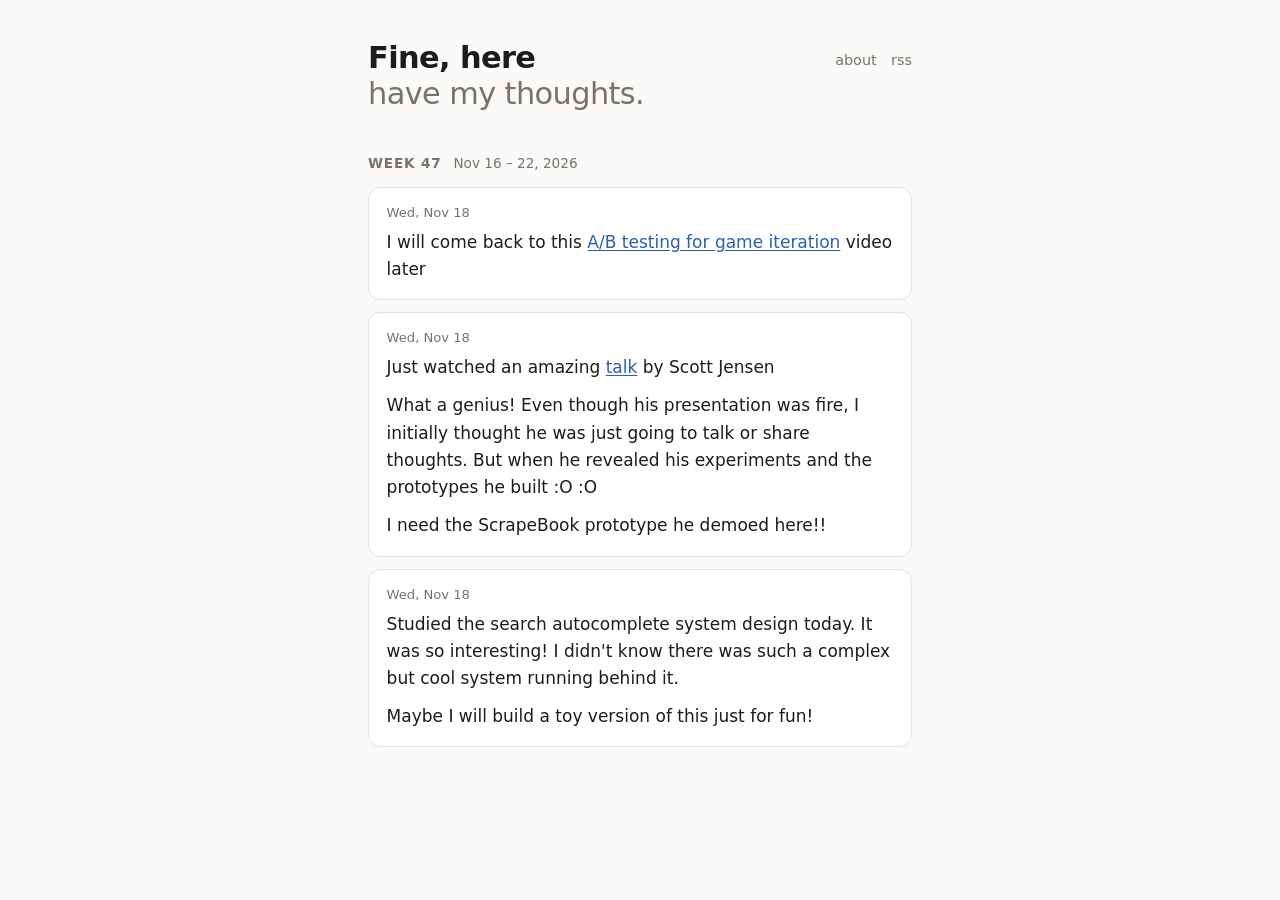
<file: index.html>
<!doctype html>
<html lang="en">
<head>
<meta charset="utf-8">
<meta name="viewport" content="width=device-width, initial-scale=1">
<title>Fine, here, have my thoughts</title>
<meta name="color-scheme" content="light dark">
<link rel="stylesheet" href="style.css">
<link rel="alternate" type="application/rss+xml" title="Fine, here" href="feed.xml">
</head>
<body>
<main>
<header class="site">
<a href="index.html" class="masthead"><span class="title">Fine, here</span><span class="subtitle">have my thoughts.</span></a>
<nav><a href="about.html">about</a> <a href="feed.xml">rss</a></nav>
</header>
<section class="week"><h2><a href="weeks/2026-w47.html">Week 47 <span class="range">Nov 16 – 22, 2026</span></a></h2>
<article class="note" id="2026-11-18-3"><header><a class="stamp" href="weeks/2026-w47.html#2026-11-18-3"><time datetime="2026-11-18">Wed, Nov 18</time></a></header><div class="body"><p>I will come back to this <a href="https://www.youtube.com/watch?v=-OfmPhYXrxY">A/B testing for game iteration</a> video later</p></div></article>
<article class="note" id="2026-11-18-2"><header><a class="stamp" href="weeks/2026-w47.html#2026-11-18-2"><time datetime="2026-11-18">Wed, Nov 18</time></a></header><div class="body"><p>Just watched an amazing <a href="https://www.youtube.com/watch?v=V7AfAcQwLW0">talk</a> by Scott Jensen</p>
<p>What a genius! Even though his presentation was fire, I initially thought he was just going to talk or share thoughts. But when he revealed his experiments and the prototypes he built :O :O</p>
<p>I need the ScrapeBook prototype he demoed here!!</p></div></article>
<article class="note" id="2026-11-18-1"><header><a class="stamp" href="weeks/2026-w47.html#2026-11-18-1"><time datetime="2026-11-18">Wed, Nov 18</time></a></header><div class="body"><p>Studied the search autocomplete system design today. It was so interesting! I didn't know there was such a complex but cool system running behind it.</p>
<p>Maybe I will build a toy version of this just for fun!</p></div></article>
</section>
</main>
</body>
</html>
</file>
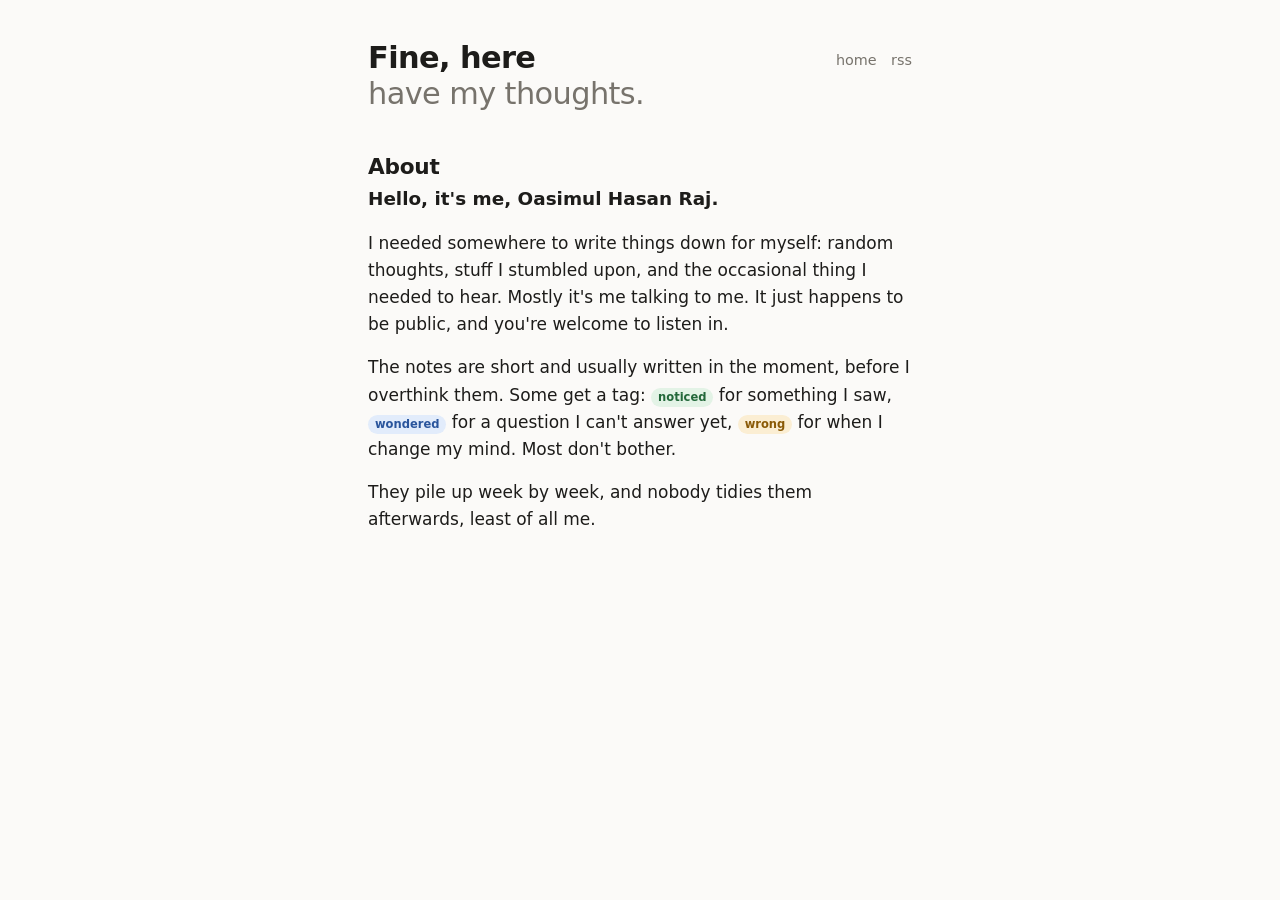
<file: about.html>
<!doctype html>
<html lang="en">
<head>
<meta charset="utf-8">
<meta name="viewport" content="width=device-width, initial-scale=1">
<title>About · Fine, here</title>
<meta name="color-scheme" content="light dark">
<link rel="stylesheet" href="style.css">
<link rel="alternate" type="application/rss+xml" title="Fine, here" href="feed.xml">
</head>
<body>
<main>
<header class="site">
<a href="index.html" class="masthead"><span class="title">Fine, here</span><span class="subtitle">have my thoughts.</span></a>
<nav><a href="index.html">home</a> <a href="feed.xml">rss</a></nav>
</header>
<h1 class="week-title">About</h1>
<div class="about">
<p class="hello">Hello, it's me, Oasimul Hasan Raj.</p>
<p>I needed somewhere to write things down for myself: random thoughts, stuff I stumbled upon, and the occasional thing I needed to hear. Mostly it's me talking to me. It just happens to be public, and you're welcome to listen in.</p>
<p>The notes are short and usually written in the moment, before I overthink them. Some get a tag: <span class="pill pill-noticed">noticed</span> for something I saw, <span class="pill pill-wondered">wondered</span> for a question I can't answer yet, <span class="pill pill-wrong">wrong</span> for when I change my mind. Most don't bother.</p>
<p>They pile up week by week, and nobody tidies them afterwards, least of all me.</p>
</div>
</main>
</body>
</html>
</file>
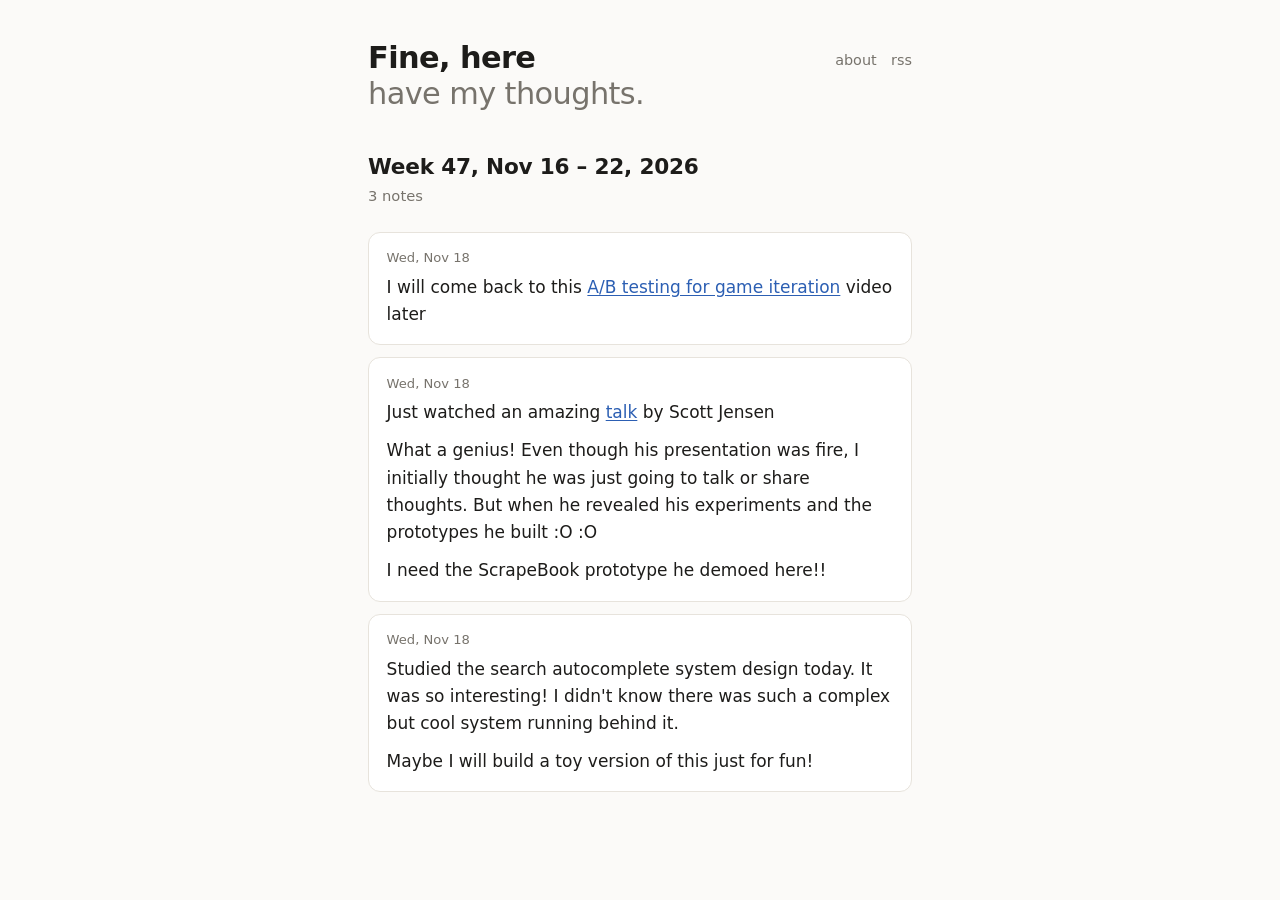
<file: weeks/2026-w47.html>
<!doctype html>
<html lang="en">
<head>
<meta charset="utf-8">
<meta name="viewport" content="width=device-width, initial-scale=1">
<title>Week 47, 2026 · Fine, here</title>
<meta name="color-scheme" content="light dark">
<link rel="stylesheet" href="../style.css">
<link rel="alternate" type="application/rss+xml" title="Fine, here" href="../feed.xml">
</head>
<body>
<main>
<header class="site">
<a href="../index.html" class="masthead"><span class="title">Fine, here</span><span class="subtitle">have my thoughts.</span></a>
<nav><a href="../about.html">about</a> <a href="../feed.xml">rss</a></nav>
</header>
<h1 class="week-title">Week 47, Nov 16 – 22, 2026</h1>
<p class="count">3 notes</p>
<article class="note" id="2026-11-18-3"><header><a class="stamp" href="#2026-11-18-3"><time datetime="2026-11-18">Wed, Nov 18</time></a></header><div class="body"><p>I will come back to this <a href="https://www.youtube.com/watch?v=-OfmPhYXrxY">A/B testing for game iteration</a> video later</p></div></article>
<article class="note" id="2026-11-18-2"><header><a class="stamp" href="#2026-11-18-2"><time datetime="2026-11-18">Wed, Nov 18</time></a></header><div class="body"><p>Just watched an amazing <a href="https://www.youtube.com/watch?v=V7AfAcQwLW0">talk</a> by Scott Jensen</p>
<p>What a genius! Even though his presentation was fire, I initially thought he was just going to talk or share thoughts. But when he revealed his experiments and the prototypes he built :O :O</p>
<p>I need the ScrapeBook prototype he demoed here!!</p></div></article>
<article class="note" id="2026-11-18-1"><header><a class="stamp" href="#2026-11-18-1"><time datetime="2026-11-18">Wed, Nov 18</time></a></header><div class="body"><p>Studied the search autocomplete system design today. It was so interesting! I didn't know there was such a complex but cool system running behind it.</p>
<p>Maybe I will build a toy version of this just for fun!</p></div></article>
</main>
</body>
</html>
</file>
<file: style.css>
:root {
  --bg: #fbfaf8; --fg: #1d1c1a; --muted: #77736c; --line: #e7e3dc; --card: #ffffff;
  --link: #2c5fb3; --shade: #f2efe9;
  --g-bg: #e3f3e6; --g-fg: #23683a; --b-bg: #e2ecfb; --b-fg: #2a559c; --a-bg: #fbeed3; --a-fg: #8a5a07;
}
@media (prefers-color-scheme: dark) {
  :root {
    --bg: #161514; --fg: #e9e6e1; --muted: #9a958d; --line: #2c2a27; --card: #1d1c1a;
    --link: #8fb3ef; --shade: #23211f;
    --g-bg: #1d3324; --g-fg: #8fd6a2; --b-bg: #1c2b44; --b-fg: #9dbdf2; --a-bg: #3a2d13; --a-fg: #f0c46e;
  }
}
* { box-sizing: border-box; }
html { -webkit-text-size-adjust: 100%; }
body {
  margin: 0; background: var(--bg); color: var(--fg);
  font: 17px/1.6 system-ui, -apple-system, "Segoe UI", Roboto, sans-serif;
}
main { max-width: 36rem; margin: 0 auto; padding: 2.5rem 1rem 4rem; }
a { color: var(--link); text-underline-offset: 2px; }
header.site { display: flex; justify-content: space-between; align-items: flex-start; gap: 1rem; margin-bottom: 2.5rem; }
.masthead { color: var(--fg); text-decoration: none; line-height: 1.2; }
.masthead .title { display: block; font-size: 1.9rem; font-weight: 700; letter-spacing: -0.02em; }
.masthead .subtitle { display: block; font-size: 1.9rem; font-weight: 400; letter-spacing: -0.02em; color: var(--muted); }
header.site nav { display: flex; gap: 0.9rem; padding-top: 0.55rem; font-size: 0.9rem; }
header.site nav a { color: var(--muted); text-decoration: none; }
header.site nav a:hover { color: var(--fg); }
.week { margin-bottom: 2.5rem; }
.week h2 { font-size: 0.85rem; font-weight: 600; text-transform: uppercase; letter-spacing: 0.06em; margin: 0 0 0.75rem; }
.week h2 a { color: var(--muted); text-decoration: none; }
.week h2 a:hover { color: var(--fg); }
.week h2 .range { font-weight: 400; text-transform: none; letter-spacing: 0; margin-left: 0.4rem; }
.note { background: var(--card); border: 1px solid var(--line); border-radius: 12px; padding: 0.9rem 1.1rem 0.3rem; margin-bottom: 0.75rem; }
.note header { display: flex; align-items: center; gap: 0.6rem; margin-bottom: 0.35rem; }
.stamp { color: var(--muted); font-size: 0.82rem; text-decoration: none; font-variant-numeric: tabular-nums; }
.stamp:hover { text-decoration: underline; }
.note:target { border-color: var(--link); }
.body p, .body ul, .body ol, .body blockquote, .body pre { margin: 0 0 0.7rem; }
.body ul, .body ol { padding-left: 1.3rem; }
.body blockquote { border-left: 3px solid var(--line); padding-left: 0.8rem; color: var(--muted); }
.body h3, .body h4, .body h5, .body h6 { font-size: 1rem; margin: 0 0 0.4rem; }
code { font: 0.88em ui-monospace, SFMono-Regular, Menlo, Consolas, monospace; background: var(--shade); padding: 0.1em 0.3em; border-radius: 4px; }
pre { background: var(--shade); padding: 0.7rem; border-radius: 8px; overflow-x: auto; }
pre code { background: none; padding: 0; }
.pill { display: inline-block; font-size: 0.72rem; font-weight: 600; line-height: 1; padding: 0.3em 0.6em; border-radius: 999px; }
.pill-noticed { background: var(--g-bg); color: var(--g-fg); }
.pill-wondered { background: var(--b-bg); color: var(--b-fg); }
.pill-wrong { background: var(--a-bg); color: var(--a-fg); }
.week-title { font-size: 1.35rem; line-height: 1.3; margin: 0 0 0.2rem; letter-spacing: -0.01em; }
.count { color: var(--muted); margin: 0 0 1.5rem; font-size: 0.92rem; }
.about h2.section { font-size: 0.85rem; font-weight: 600; text-transform: uppercase; letter-spacing: 0.06em; color: var(--muted); margin: 2rem 0 0.75rem; }
.pager { display: flex; justify-content: space-between; margin-top: 2rem; padding-top: 1rem; border-top: 1px solid var(--line); }
.pager a { text-decoration: none; }
.about p { margin: 0 0 1rem; }
.about .hello { font-size: 1.15rem; font-weight: 600; }
.empty { color: var(--muted); }
@media (max-width: 480px) {
  body { font-size: 16px; }
  main { padding-top: 1.75rem; }
  .masthead .title, .masthead .subtitle { font-size: 1.6rem; }
}
</file>
